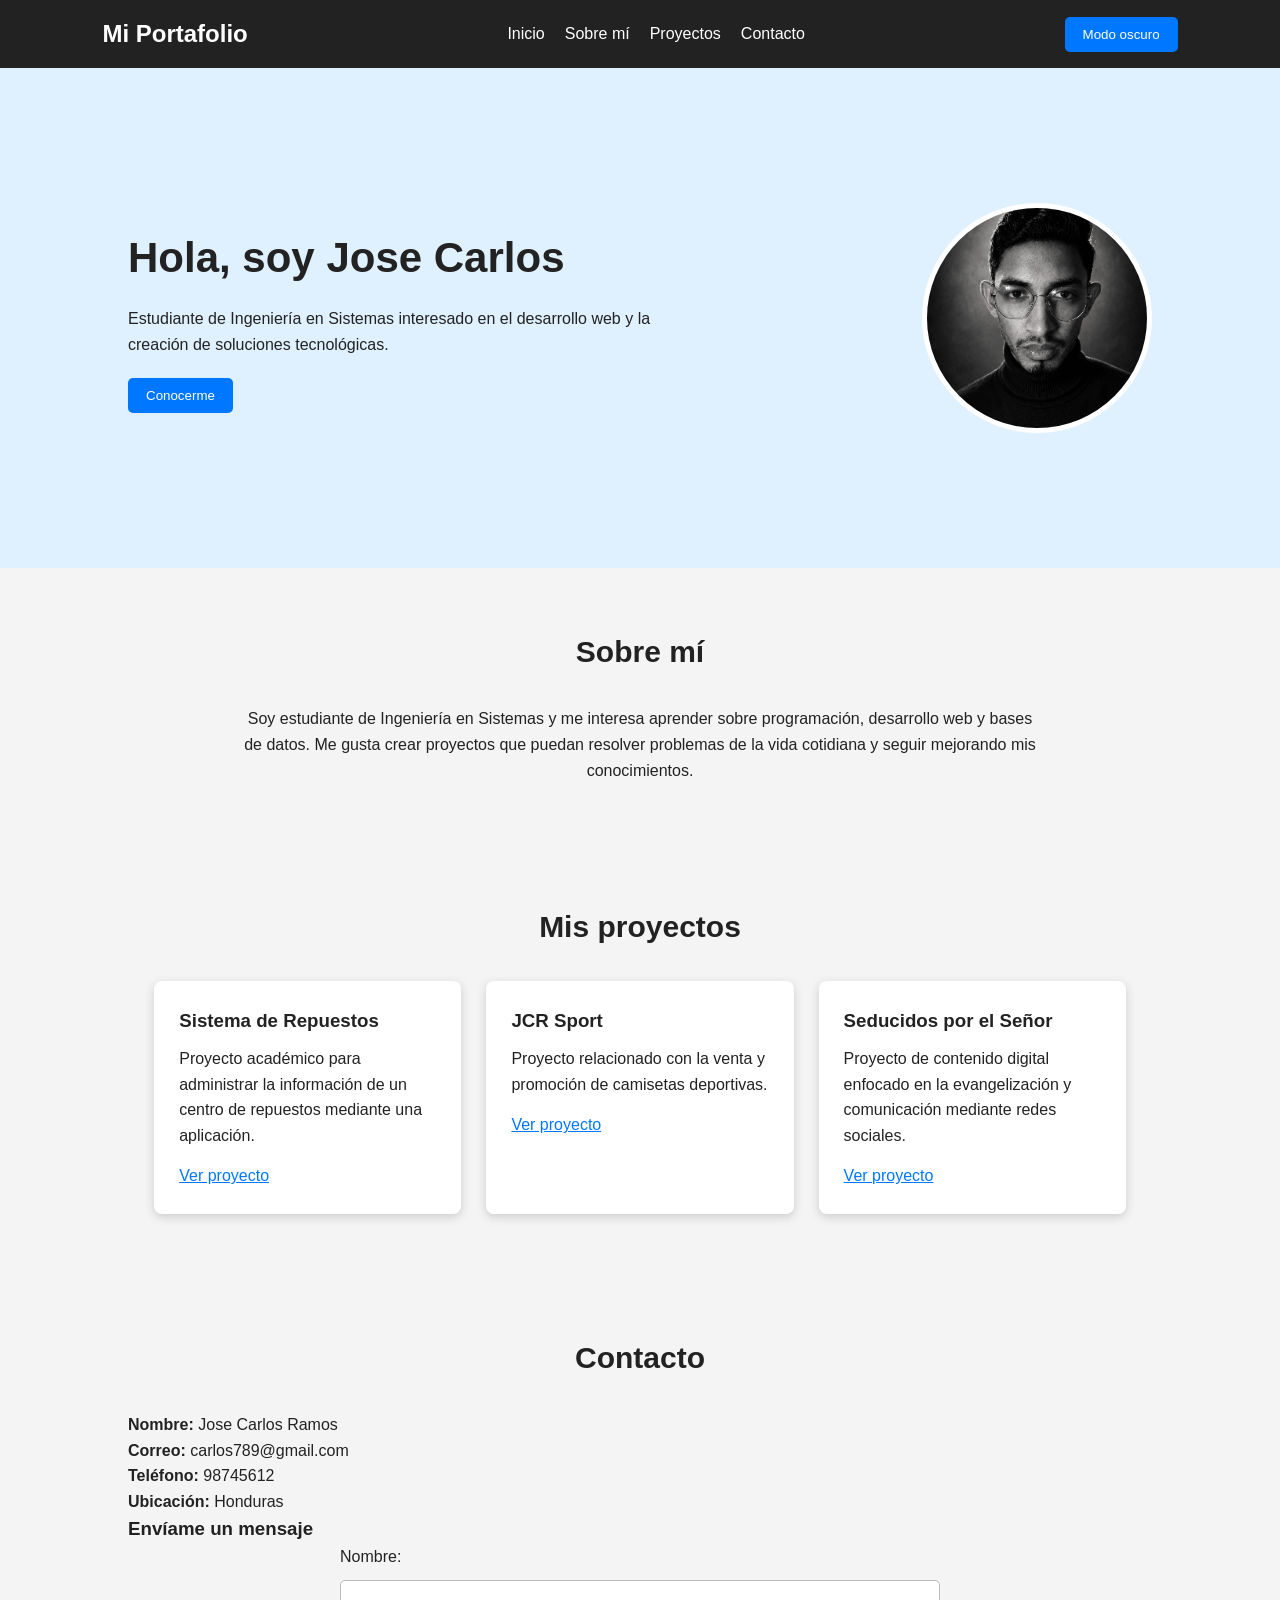
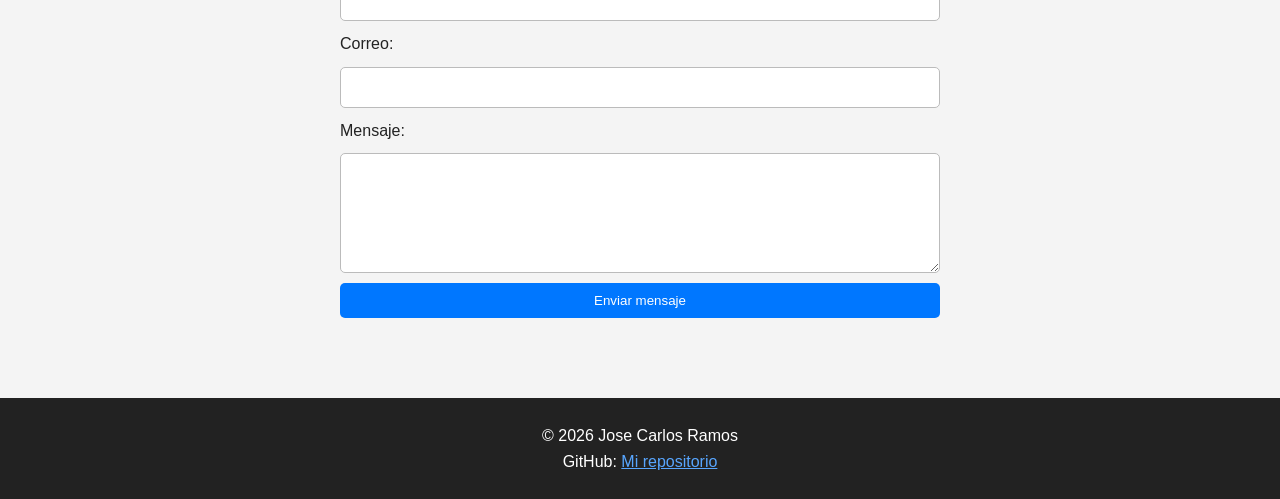
<file: index.html>
<!DOCTYPE html> 
<html lang="es"> 
    <head> 
        <meta charset="UTF-8"> 
        <meta name="viewport" content="width=device-width, initial-scale=1.0"> 
        <title>Mi Portafolio</title> 
        <link rel="stylesheet" href="style.css"> 
    </head> 
    
    <body> 
        <header> 
            <nav> 
                <h2>Mi Portafolio</h2> 
                <ul> 
                    <li><a href="#inicio">Inicio</a></li> 
                    <li><a href="#sobre-mi">Sobre mí</a></li> 
                    <li><a href="#proyectos">Proyectos</a></li> 
                    <li><a href="#contacto">Contacto</a></li> 
                </ul> 
                
                <button id="modo">Modo oscuro</button> 
            </nav> 
        </header> 
        
        <main> 
            <section id="inicio" class="inicio"> 
                <div> <h1>Hola, soy Jose Carlos</h1> 
                    <p> Estudiante de Ingeniería en Sistemas interesado en el 
                        desarrollo web y la creación de soluciones tecnológicas. 
                    </p> 
                    
                    <button onclick="saludar()">Conocerme</button> 
                </div> 
                
                <img src="img/perfil.jpeg" alt="Foto de perfil"> 
            </section>

             <section id="sobre-mi">
                 <h2>Sobre mí</h2>
                  <p> Soy estudiante de Ingeniería en Sistemas y me interesa aprender
                     sobre programación, desarrollo web y bases de datos.
                     Me gusta crear proyectos que puedan resolver problemas
                     de la vida cotidiana y seguir mejorando mis conocimientos. 
                  </p> 
                
                </section>
                
                <section id="proyectos">
                    <h2>Mis proyectos</h2> 
                    
                    <div class="proyectos">
                        <article> 
                            <h3>Sistema de Repuestos</h3> 
                            
                            <p> Proyecto académico para administrar la información
                                de un centro de repuestos mediante una aplicación. 
                            </p> 
                            
                            <a href="#">Ver proyecto</a> 
                        
                        </article> 
                        
                        <article> 
                            <h3>JCR Sport</h3> 
                            
                            <p> Proyecto relacionado con la venta y promoción 
                                de camisetas deportivas.
                            </p> 
                            
                            <a href="#">Ver proyecto</a> 
                        
                        </article> 
                        
                        <article> 
                            <h3>Seducidos por el Señor</h3> 
                            
                            <p> Proyecto de contenido digital enfocado en la evangelización 
                                y comunicación mediante redes sociales. 
                            </p> 
                            
                            <a href="#">Ver proyecto</a> 
                        
                        </article> 
                    
                    </div> 
                </section> 
                
                <section id="contacto"> 
                    <h2>Contacto</h2> 

                    <div class="datos-contacto">
                        <p><strong>Nombre:</strong> Jose Carlos Ramos</p>
                        <p><strong>Correo:</strong> carlos789@gmail.com</p>
                        <p><strong>Teléfono:</strong> 98745612</p>
                        <p><strong>Ubicación:</strong> Honduras</p>
                    </div>

                    <h3>Envíame un mensaje</h3>

                    
                    <form id="formulario"> 
                        <label for="nombre">Nombre:</label> 
                        <input type="text" id="Jose Carlos Ramos Almendarez" required> 
                        
                        <label for="correo">Correo:</label> 
                        <input type="email" id="correo" required> 
                        
                        <label for="mensaje">Mensaje:</label> 
                        <textarea id="mensaje" required></textarea> 
                        
                        <button type="submit">Enviar mensaje</button> 
                    
                    </form> 
                    
                    <p id="respuesta"></p> 
                </section> 
            
            </main> 
            
            <footer>
                <p>© 2026 Jose Carlos Ramos</p> 
                <p> 
                    GitHub: 
                    <a href="https://github.com/JCRVisual/portafolio-web.git" target="_blank"> 
                        Mi repositorio 
                    </a>
                 </p> 
                </footer> 
                
                <script src="script.js"></script>      
    </body>
</html>
</file>
<file: style.css>
* {
  margin: 0;
  padding: 0;
  box-sizing: border-box;
}
body {
  font-family: Arial, sans-serif;
  background-color: #f4f4f4;
  color: #222;
  line-height: 1.6;
}
header {
  background-color: #222;
  padding: 15px 8%;
}
nav {
  display: flex;
  align-items: center;
  justify-content: space-between;
}
nav h2 {
  color: white;
}
nav ul {
  display: flex;
  list-style: none;
  gap: 20px;
}
nav a {
  color: white;
  text-decoration: none;
}
button {
  border: none;
  padding: 10px 18px;
  background-color: #0077ff;
  color: white;
  border-radius: 5px;
  cursor: pointer;
}
.inicio {
  min-height: 500px;
  padding: 70px 10%;
  display: flex;
  align-items: center;
  justify-content: space-between;
  gap: 40px;
  background-color: #dff0ff;
}
.inicio h1 {
  font-size: 42px;
  margin-bottom: 15px;
}
.inicio p {
  max-width: 550px;
  margin-bottom: 20px;
}
.inicio img {
  width: 230px;
  height: 230px;
  object-fit: cover;
  border-radius: 50%;
  border: 5px solid white;
}
section {
  padding: 60px 10%;
}
section h2 {
  text-align: center;
  margin-bottom: 30px;
  font-size: 30px;
}
#sobre-mi p {
  max-width: 800px;
  margin: auto;
  text-align: center;
}
.proyectos {
  display: flex;
  gap: 25px;
  justify-content: center;
}
.proyectos article {
  background-color: white;
  padding: 25px;
  width: 30%;
  border-radius: 8px;
  box-shadow: 0 3px 10px #ccc;
}
.proyectos h3 {
  margin-bottom: 10px;
}
.proyectos a {
  display: inline-block;
  margin-top: 15px;
  color: #0077ff;
}
form {
  max-width: 600px;
  margin: auto;
  display: flex;
  flex-direction: column;
  gap: 10px;
}
input,
textarea {
  padding: 12px;
  border: 1px solid #bbb;
  border-radius: 5px;
}
textarea {
  height: 120px;
  resize: vertical;
}
#respuesta {
  text-align: center;
  margin-top: 20px;
  font-weight: bold;
}
footer {
  background-color: #222;
  color: white;
  text-align: center;
  padding: 25px;
}
footer a {
  color: #58a6ff;
} /* Modo oscuro */
body.oscuro {
  background-color: #1c1c1c;
  color: white;
}
body.oscuro section {
  background-color: #1c1c1c;
}
body.oscuro .proyectos article {
  background-color: #2b2b2b;
} /* Adaptación para celulares */
@media (max-width: 700px) {
  nav {
    flex-direction: column;
    gap: 15px;
  }
  nav ul {
    flex-direction: column;
    text-align: center;
  }
  .inicio {
    flex-direction: column-reverse;
    text-align: center;
  }
  .proyectos {
    flex-direction: column;
  }
  .proyectos article {
    width: 100%;
  }
}
</file>
